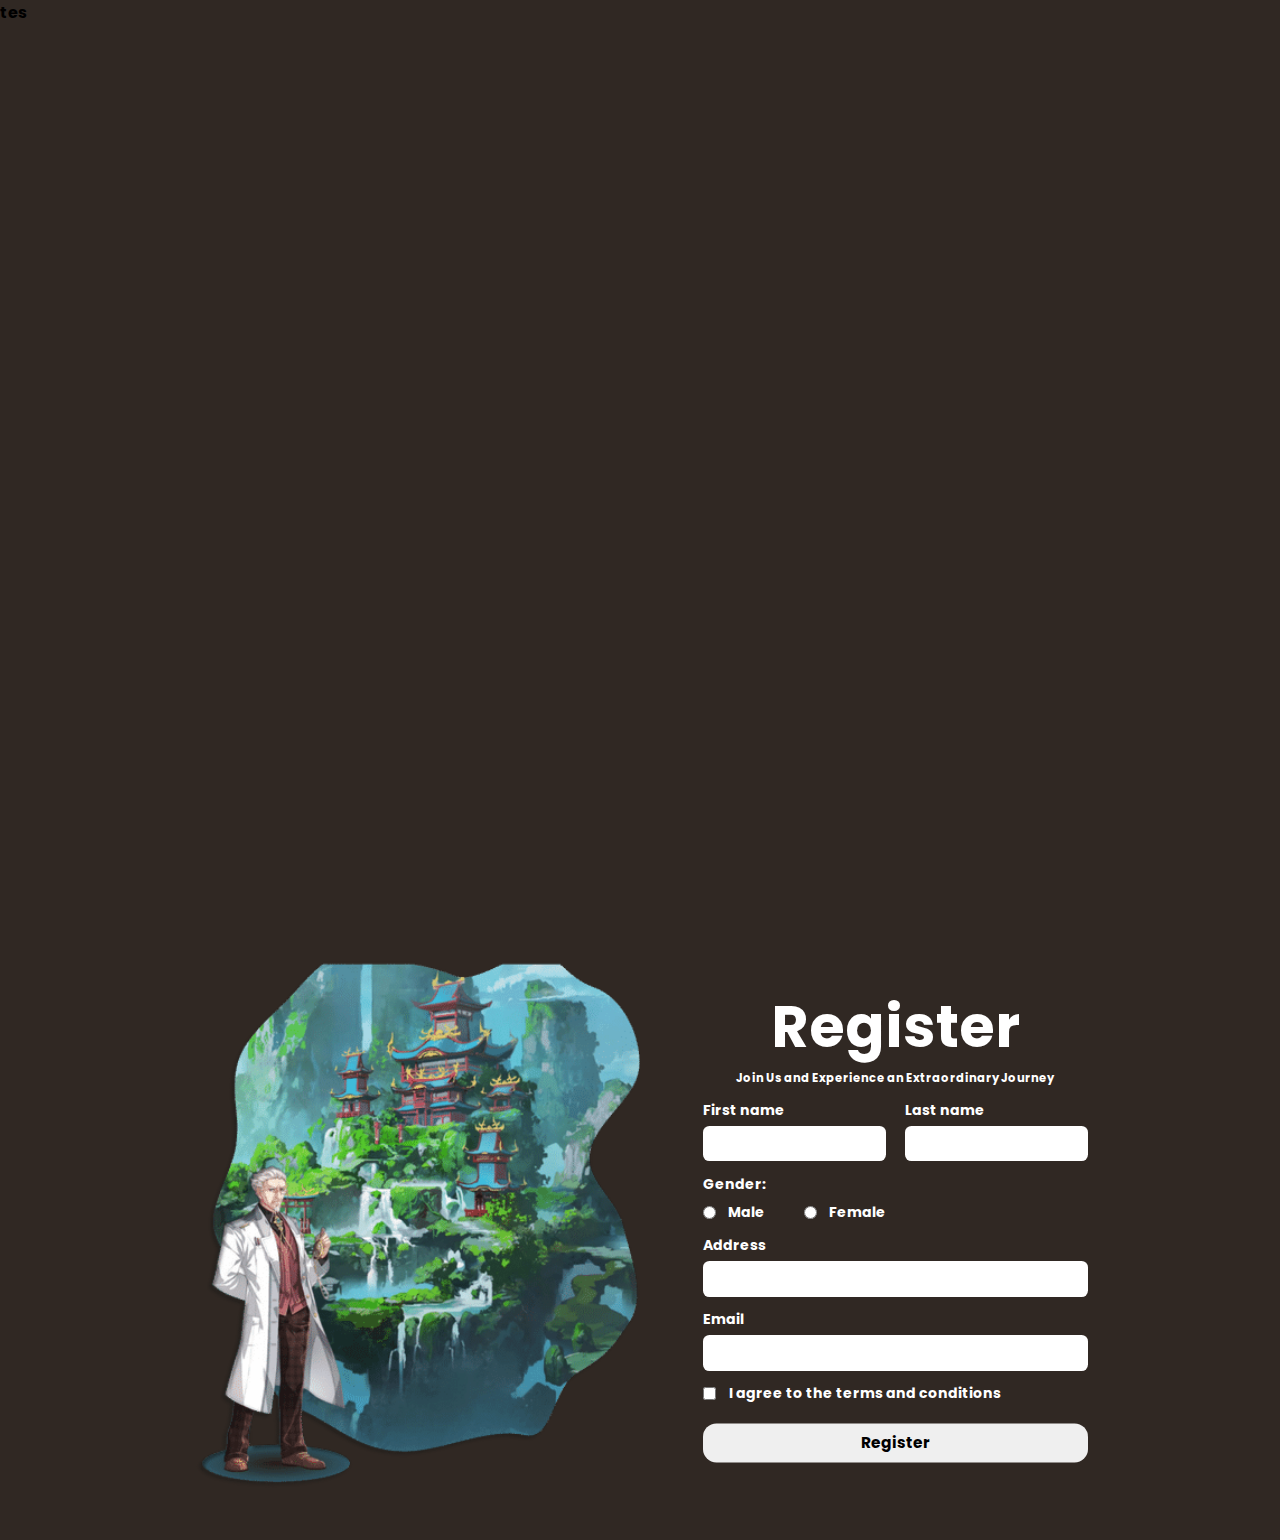
<file: index.html>
<!DOCTYPE html>
<html lang="en">
<head>
    <meta charset="UTF-8">
    <meta name="viewport" content="width=device-width, initial-scale=1.0">
    <link rel="stylesheet" href="./Register/styles.css">
    <title>Login Page</title>
</head>tes
<body>
    <section class="container">
        <img src="./Register/asset/prof akademi.png" alt="prof">
        <div class="right-side">
            <div class="title">
                <h1>Register</h1>
                <p>Join Us and Experience an Extraordinary Journey</p>
            </div>
            <form action="#" method="POST" id="form-box">
                <div class="name">
                    <div class="input-text-box">
                        <label for="first-name">First name</label>
                        <input type="text" id="first-name" name="first-name">
                        <p class="error-message" id="first-name-error"></p>
                    </div>
        
                    <div class="input-text-box">
                        <label for="last-name">Last name</label>
                        <input type="text" id="last-name" name="last-name">
                        <p class="error-message" id="last-name-error"></p>
                    </div>
                </div>
                
                <div class="gender">
                    <label class="title" for="gender">Gender:</label>
                    <div class="options">
                        <div class="radio-button">
                            <input type="radio" id="male" name="gender" value="male">
                            <label for="male">Male</label>
                        </div>
                        <div class="radio-button">
                            <input type="radio" id="female" name="gender" value="female">
                            <label for="female">Female</label>
                        </div>
                    </div>
                    <p class="error-message" id="gender-error"></p>
                </div>

                <div class="input-text-box address">
                    <label for="address">Address</label>
                    <input type="text" id="address" name="address">
                    <p class="error-message" id="address-error"></p>
                </div>

                <div class="input-text-box email">
                    <label for="email">Email</label>
                    <input type="text" id="email" name="email">
                    <p class="error-message" id="email-error"></p>
                </div> 

                <div id="terms-conditions">
                    <input type="checkbox" id="agree-terms" name="agree-terms">
                    <label for="agree-terms">I agree to the terms and conditions</label>
                </div>
                
                <button type="submit" class="register-btn">Register</button>
            </form>
        </div>
    </section>

    <!-- <footer>
        <img src="./asset/logo.png" alt="">
        <li>
            <a href=""></a>
        </li>
    </footer> -->
    <script src="./Register/script.js"></script>
</body>
</html>
</file>
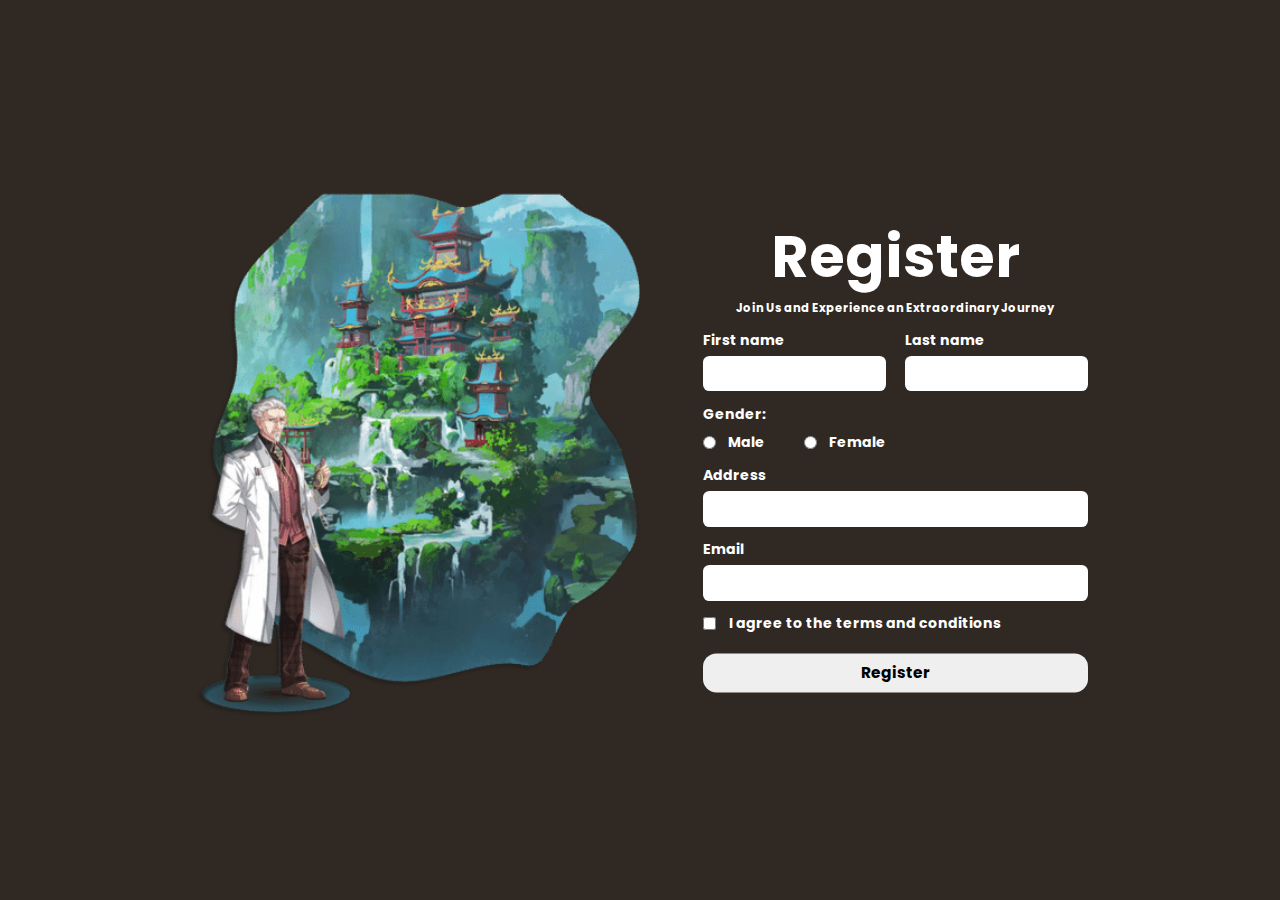
<file: Register/index.html>
<!DOCTYPE html>
<html lang="en">
<head>
    <meta charset="UTF-8">
    <meta name="viewport" content="width=device-width, initial-scale=1.0">
    <link rel="stylesheet" href="styles.css">
    <title>Register</title>
</head>
<body>
    <section class="container"> 
        <img src="./asset/prof akademi.png" alt="prof">
        <div class="right-side">
            <div class="title">
                <h1>Register</h1>
                <p>Join Us and Experience an Extraordinary Journey</p>
            </div>
            <form action="#" method="POST" id="form-box">
                <div class="name">
                    <div class="input-text-box">
                        <label for="first-name">First name</label>
                        <input type="text" id="first-name" name="first-name">
                        <p class="error-message" id="first-name-error"></p>
                    </div>
        
                    <div class="input-text-box">
                        <label for="last-name">Last name</label>
                        <input type="text" id="last-name" name="last-name">
                        <p class="error-message" id="last-name-error"></p>
                    </div>
                </div>
                
                <div class="gender">
                    <label class="title" for="gender">Gender:</label>
                    <div class="options">
                        <div class="radio-button">
                            <input type="radio" id="male" name="gender" value="male">
                            <label for="male">Male</label>
                        </div>
                        <div class="radio-button">
                            <input type="radio" id="female" name="gender" value="female">
                            <label for="female">Female</label>
                        </div>
                    </div>
                    <p class="error-message" id="gender-error"></p>
                </div>

                <div class="input-text-box address">
                    <label for="address">Address</label>
                    <input type="text" id="address" name="address">
                    <p class="error-message" id="address-error"></p>
                </div>

                <div class="input-text-box email">
                    <label for="email">Email</label>
                    <input type="text" id="email" name="email">
                    <p class="error-message" id="email-error"></p>
                </div> 

                <div id="terms-conditions">
                    <input type="checkbox" id="agree-terms" name="agree-terms">
                    <label for="agree-terms">I agree to the terms and conditions</label>
                </div>
                
                <button type="submit" class="register-btn">Register</button>
            </form>
        </div>
    </section>

    <!-- <footer>
        <img src="./asset/logo.png" alt="">
        <li>
            <a href=""></a>
        </li>
    </footer> -->
    <script src="script.js"></script>
</body>
</html>
</file>
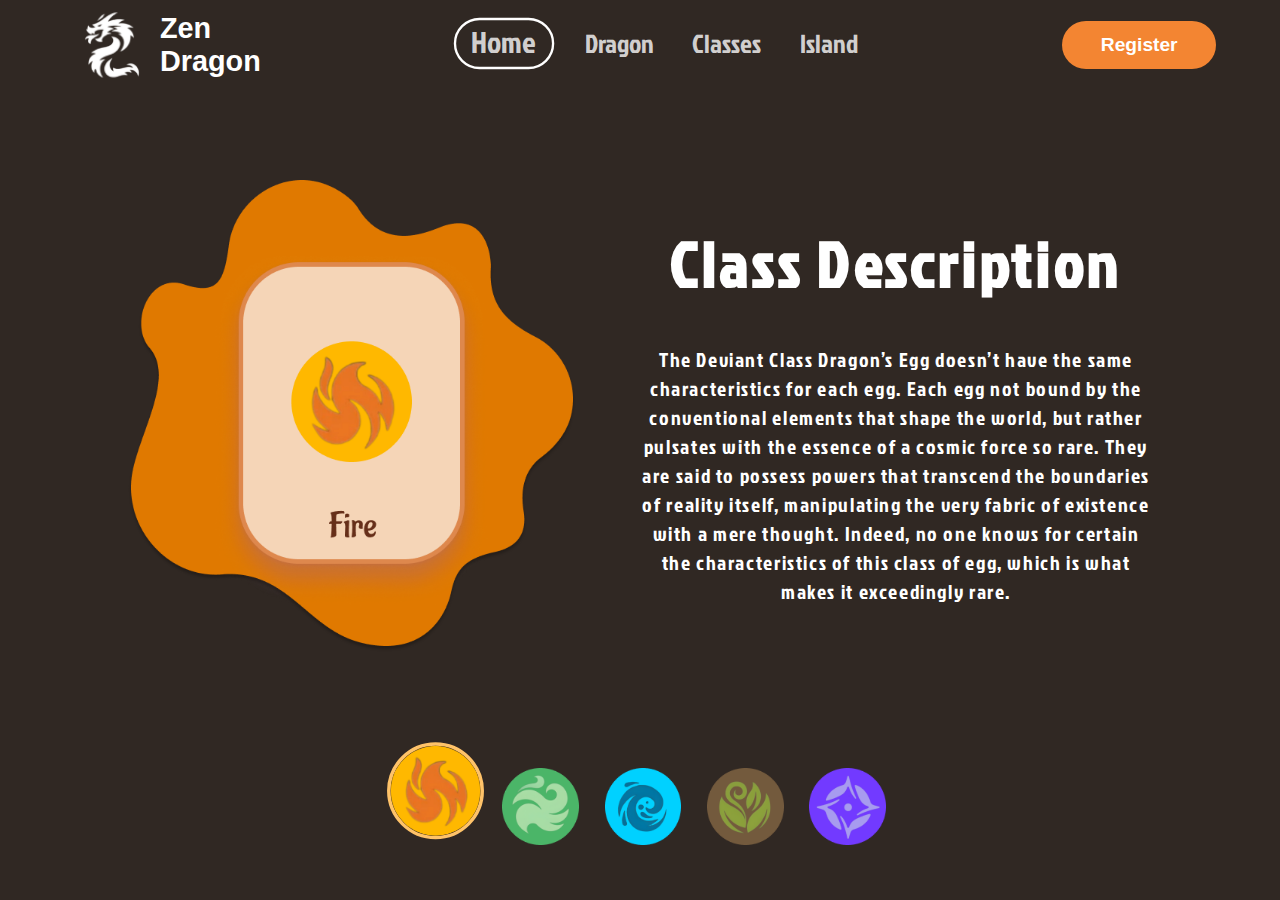
<file: website/classes.html>
<!DOCTYPE html>
<html lang="en">
    <head>
        <meta charset="UTF-8"/>
        <meta http-equiv="X-UA-Compatible" content="IE=edge"/>
        <meta name="viewport" content="width=device-width, initial-scale=1.0"/>
        <link rel="stylesheet" href="css/classes.css"/>
        <link rel="stylesheet" href="css/navbar.css"/>
        <script src="script.js"></script>
        <title>Dragon Classes</title>
    </head>

    <body>
        <header>
            <div class="navbar">
                <div class="logo">
                    <img src="img/logo.png"/>
                    <h2>Zen Dragon</h2>
                </div>

                <ul class="menu">
                    <li onclick="navClick(1)"><a class="selected" href="#">Home</a></li>
                    <li onclick="navClick(2)"><a href="#">Dragon</a></li>
                    <li onclick="navClick(3)"><a href="#">Classes</a></li>
                    <li onclick="navClick(4)"><a href="#">Island</a></li>
                </ul>
                
                <button id="register-btn">
                    <a href="../Register/index.html">Register</a>
                </button>

                <div id="hamburger-menu">
                    <input type="checkbox" id="menu-toggle">
                    <span></span>
                    <span></span>
                    <span></span>
                </div>
            </div>
        </header>

        <div class="class-page">
            <div class="class-description">
                <div class="class">
                    <img id="gambar-elemen" src="img/apiClass.png" alt="Gambar">
                </div>
                <div class="description">
                    <h1>Class Description</h1>
                    <p id="desc">The Deviant Class Dragon’s Egg doesn’t have the same characteristics for each egg. Each egg not bound by the conventional elements that shape the world, but rather pulsates with the essence of a cosmic force so rare. They are said to possess powers that transcend the boundaries of reality itself, manipulating the very fabric of existence with a mere thought.  Indeed, no one knows for certain the characteristics of this class of egg, which is what makes it exceedingly rare.</p>
                </div>
            </div>
    
            <ul class="element">
                <li onclick="changeImage('img/apiClass.png', 1)"><img class="clicked" src="img/Api.png"/></li>
                <li onclick="changeImage('img/anginClass.png', 2)"><img src="img/Angin.png"/></li>
                <li onclick="changeImage('img/airClass.png', 3)"><img src="img/Air.png"/></li>
                <li onclick="changeImage('img/tanahClass.png', 4)"><img src="img/Tanah.png"/></li>
                <li onclick="changeImage('img/deviantClass.png', 5)"><img src="img/Deviant.png"/></li>
            </ul>
        </div>

    </body>
</html>
</file>
<file: Register/styles.css>
@font-face {
    font-family: 'Poppins';
    src: url(./font/Poppins-Bold.ttf) format('truetype');
}

@keyframes shake {
    0% { transform: translateY(0); }
    10%, 90% { transform: translateY(-1px); }
    20%, 80% { transform: translateY(1px); }
    30%, 50%, 70% { transform: translateY(-1px); }
    40%, 60% { transform: translateY(1px); }
    100% { transform: translateY(0); }
}
  
.shake{
    animation: shake 0.8s 1;
}

body{
    display: grid;
    grid-template-columns: 100%;
    grid-template-rows: 100%;
    width: 100vw;
    height: 100vh;
    margin: 0;
    font-family: Poppins;
    background-color: #302823;
}

.container{
    display: flex; 
    align-items: center;
    justify-content: center;
    align-self: center;
    justify-self: center;
    width: 70vw;
    height: 50vw;
    gap: 7%;
}

.container img{
    width: 50%;
    height: auto;
}

.right-side {
    display: flex;
    flex-direction: column;
    justify-content: center; /* Center horizontally */
    align-items: center; /* Center vertically */
    color: #FFF;
    gap: 1vw;  
    width: 43%;
}

.right-side .title{
    display: flex;
    flex-direction: column;
    justify-content: center;
}

.right-side .title h1{
    font-size: 4.5vw;
    font-weight: bold;
    text-align: center;
    margin: 0;
}

.right-side .title p{
    text-align: center;
    font-size: 0.9vw;
    margin: 0;
}

#form-box{
    display: flex;
    flex-direction: column;
    gap: 1vw; 
    width: 100%;
}

input[type="text"]{
    height: 1.75vw;
    padding: 0.5vw;
    outline: none;
    border: none;
    border-radius: 0.5vw;
    font-size: 1vw;
}

input[type="radio"]{
    width: 1vw;
    height: 1vw;
    margin: 0;
}

select{
    height: 10000%;
    padding: 10px;
    outline: none;
    border: none;
    border-radius: 5px;
}

input[type="text"]:active,
input[type="text"]:focus{
    outline: 2px solid #F38532;
}

.input-text-box{
    display: flex;
    flex-direction: column;   
    gap: 5px;
    width: 100%;
} 

.name{
    width: 100%;
    display: flex;
    gap: 5%;
}

.name .input-text-box{
    width: calc(95%/2);
}

.input-text-box label, .gender label, #terms-conditions label{
    font-size: 1.1vw;
    font-weight: bold;
}

.gender{
    display: flex;
    flex-direction: column;
    gap: 0.5vw;
    width: 100%;
}

.gender .options{
    display: flex;
    gap: 3vw;
}

.gender .radio-button{
    display: flex;
    align-items: center;
    gap: 1vw;
}

#terms-conditions{
    display: flex;
    align-items: center;
    gap: 1vw;
    margin: 0;
}

#terms-conditions input{
    margin: 0;
}

.error-message{
    display: none;
    margin: 0;
    color: #FF3737;
    font-size: 0.8vw;
}

.register-btn{
    font-family: Poppins;
    font-size: 1.2vw;
    font-weight: bold;
    height: 3vw;
    border: none;
    border-radius: 1.5vh;
    transform: translateY(0.5vw);
}

.register-btn:hover{
    color: #FFF;
    background-color: #F38532;
}

.background{
    display: none;
} 

@media only screen and (max-width: 1024px) {
    body{
        margin: 0;
        width: 100%;
        min-height: 170vw;
    }

    .container{
        flex-direction: column;
        width: 80vw;
        height: 140vw;
        gap: 2vw;
    }

    .container img{
        width: 35%;
    }

    .right-side .title h1{
        font-size: 10vw;
    }

    .right-side .title p{
        font-size: 2.5vw;
    }

    .right-side{
        width: 100%;
        gap: 5vw;
    }

    #form-box{
        gap: 3vw;
    }

    input[type="text"]{
        height: 7vw;
        padding: 1.5vw;
        border-radius: 2vw;
        font-size: 4vw;
    }

    input[type="radio"]{
        width: 3vw;
        height: 3vw;
    }

    .input-text-box label, .gender label, #terms-conditions label{
        font-size: 3vw;
        font-weight: bold;
    }

    .gender{
        gap: 2vw;
    }

    .gender .options{
        gap: 7vw;
    }

    .gender .options .radio-button{
        gap: 2vw;
    }

    .register-btn{
        height: 9vw;
        font-size: 3vw;
        transform: translateY(2vw);
    }

    #terms-conditions{
        gap: 2vw;
    }

    .error-message{
        display: none;
        font-size: 2.5vw;
        margin: 0;
        color: #FF3737;
    }
}
</file>
<file: website/css/classes.css>
@font-face {
    font-family: 'Jockey One';
    src: url('../font/JockeyOne-Regular.ttf') format('truetype');
}

body {
    font-family: 'Jockey One';
    display: flex;
    flex-direction: column;
    align-items: center;
    gap: 8vw;
    width: 100%;
    height: 70vw;
    margin: 0;
    background-color: #302823;
}

ul {
    list-style: none;
}

.class-page{
    display: flex;
    flex-direction: column;
    width: 100%;
    gap: 10vw;
}

#gambar-elemen{
    width: 100%;
}

.class-description {
    display: flex;
    justify-content: center;
    gap: 5vw;
    height: 35vw;
}

.class {
    display: flex;
    align-items: center;
    text-align: center;
    width: 35%;
    justify-content: center;
}

.description {
    display: flex;
    flex-direction: column;
    gap: 3vw;
    color: white;
    letter-spacing: 1.618px;
    text-align: center;
    width: 40%;
    transform: translateY(2vw);
}

.description h1{
    font-size: 5vw;
    letter-spacing: 3.618px;
    margin: 0;
}

.description #desc{
    font-size: 1.6vw;
    margin: 0;
}

.element{
    display: flex;
    justify-content: center;
    gap: 2vw;
    transition: all 1s ease-out;
    padding: 0;
    margin: 0;
}

.element li{
    cursor: pointer;
    justify-content: center;
}

.element img{
    justify-content: center;
    transition: all 0.3s ease-out;
    width: 6vw;
}

.element img.clicked {
    transform: scale(1.168) translateY(-1rem);
    border-radius: 255px;
    border: 3px solid #FFC369;
}

.element img:hover{
    transform: scale(1.01) translateY(-0.618rem);
}


@media (max-width: 820px) {

    .description p{
        /* margin-inline: auto; */
        text-align: center;
        /* font-size: 12px; */
    }

    .class {
        justify-self: center;
    }

}

@media (max-width: 1024px) {

    .class-page{
        height: 100vw;
    }
    .class-description{
        /* flex-direction: column; */
        justify-content: center;
        align-items: center;
        height: 90vw;    
        /* gap: vw; */
    }
}
</file>
<file: website/css/navbar.css>
@font-face {
    font-family: 'Jockey One';
    src: url('../font/JockeyOne-Regular.ttf') format('truetype');
}

body {
    scroll-margin-top: 100px;
}

header{
    /* position: fixed; */
    display: flex;
    justify-content: center;
    width: 100%;
    height: 10%;
}

.navbar {
    display: flex;
    justify-content: space-between; 
    align-items: center;
    color: white;
    width: 90%;
    height: 100%;
}

.logo{
    display: flex;
    align-items: center;
    color: white;
    font-family: sans-serif;
    left: 0;
}

.menu {
    font-size: 2vw;
    font-family: 'Jockey One', sans-serif;
    display: flex;
    justify-content: center;
    list-style-type: none;
    gap: 3vw;
    flex: 1;
    opacity: 100;
    margin: 0;
    padding: 0;
    transition: all 0.5s ease-out;
}

.selected{
    display: flex;
    text-align: center;
    padding: 0 1vw;
    border: 2px solid white;
    border-radius: 50px;
    width: 100px;
    height: 100%;
    transform: scale(1.168) translateY(-3px);
}

.logo{
    height: 100%;
    width: 15vw;
}

.logo img{
    width: 50%;
}

.logo h2 {
    font-size: 2.25vw;
    margin: 0;
}

.menu li a{
    width: fit-content;
    display: inline-block;
    text-decoration: none;
    color: rgba(255,255,255,0.8);
    transition: all 0.2s ease-out;
}

.menu li a:hover{
    transform: translateY(-4px) scale(1.05);
}


.menu li a::before {
    content: '';
    position: absolute;
    bottom: -10px;
    left: 0;
    height: 2px;
    width: 0px;
    background-color: rgb(238, 91, 0);
    transition: all 0.5s;
}

.menu li:hover a::before {
    width: 100%;
}

/* .navbar .icon {
    float: right;
}

.navbar .icon i {
    margin: 0 5px;
} */

#register-btn{
    padding: 1vw;
    width: 12vw;
    border: none;
    border-radius: 2vw;
    background-color: #F38532;
}

#register-btn a{
    font-size: 1.5vw;
    font-weight: bold;
    text-decoration: none;
    color: #fff;
}

#hamburger-menu{
    right: 5vw;
    position: absolute;
    display: flex;
    justify-content: space-evenly;
    flex-direction: column;
    width: 25px;
    height: 25px;
    display: none;
}

#hamburger-menu input{
    position: absolute;
    top: 0;
    left: 0;
    margin: 0;
    width: 100%;
    height: 100%;
    z-index: 2;
    opacity: 0;  
}

#hamburger-menu span{
    display: block;
    height: 3px;
    width: 100%;
    border-radius: 2px;
    background-color: white;
    z-index: 1;
    transition: all 0.3s;
}

#hamburger-menu span:nth-child(2),span:nth-child(3){
    transform-origin: 0 0;
}

#hamburger-menu span:nth-child(4){
    transform-origin: 0 100%;
}

#hamburger-menu input:checked ~ span:nth-child(2){
    transform: rotate(45deg); 
}

#hamburger-menu input:checked ~ span:nth-child(3){
    transform: scale(0);
}

#hamburger-menu input:checked ~ span:nth-child(4){
    transform: rotate(-45deg) translate(-2px,1.5px);
}

@media (max-width:820px){
    .navbar{
        margin-right: 20px;
    }

    .menu{
        position: absolute;
        width: 0;
        height: 200px;
        top: 0;
        right: -10px;
        display: flex;
        justify-content: space-around;
        flex-direction: column;
        margin: 0 100px;
        padding: 15px;
        border-radius: 10%;
        background-color: rgba(0,0,0,0.8);
        transition: all 0s;
        opacity: 0;
    }

    .logo {
        margin-left: 2em;
    }

    .logo img{
        width: 8vw;
    }


    .logo h1{
        display: inline;
    }

    .menu li a{
        margin: 5px 0;
        z-index: 2;
        font-size: 12px;
    }

    .menu li a::before {
        content: '';
        position: absolute;
        bottom: 0;
        left: 0;
        height: 2px;
        width: 0px;
        background-color: rgb(238, 91, 0);
        transition: all 0s;
    }
    .selected{
        display: inline;
        text-align: center;
        border: none;
        border-radius: 0;
        width: 0;
        height: 0%;
        transform: 0;
    }
  

    .icon {
        margin: 0 20px 0 auto;
    }

    #hamburger-menu {
        display: flex;
    }

    /* #hamburger-menu input:checked .menu{
       background-color: antiquewhite;
    } */
}

@media (min-width: 821px) and (max-width: 1200px) {
    .logo h1 {
        display: none;
    }
}
</file>
